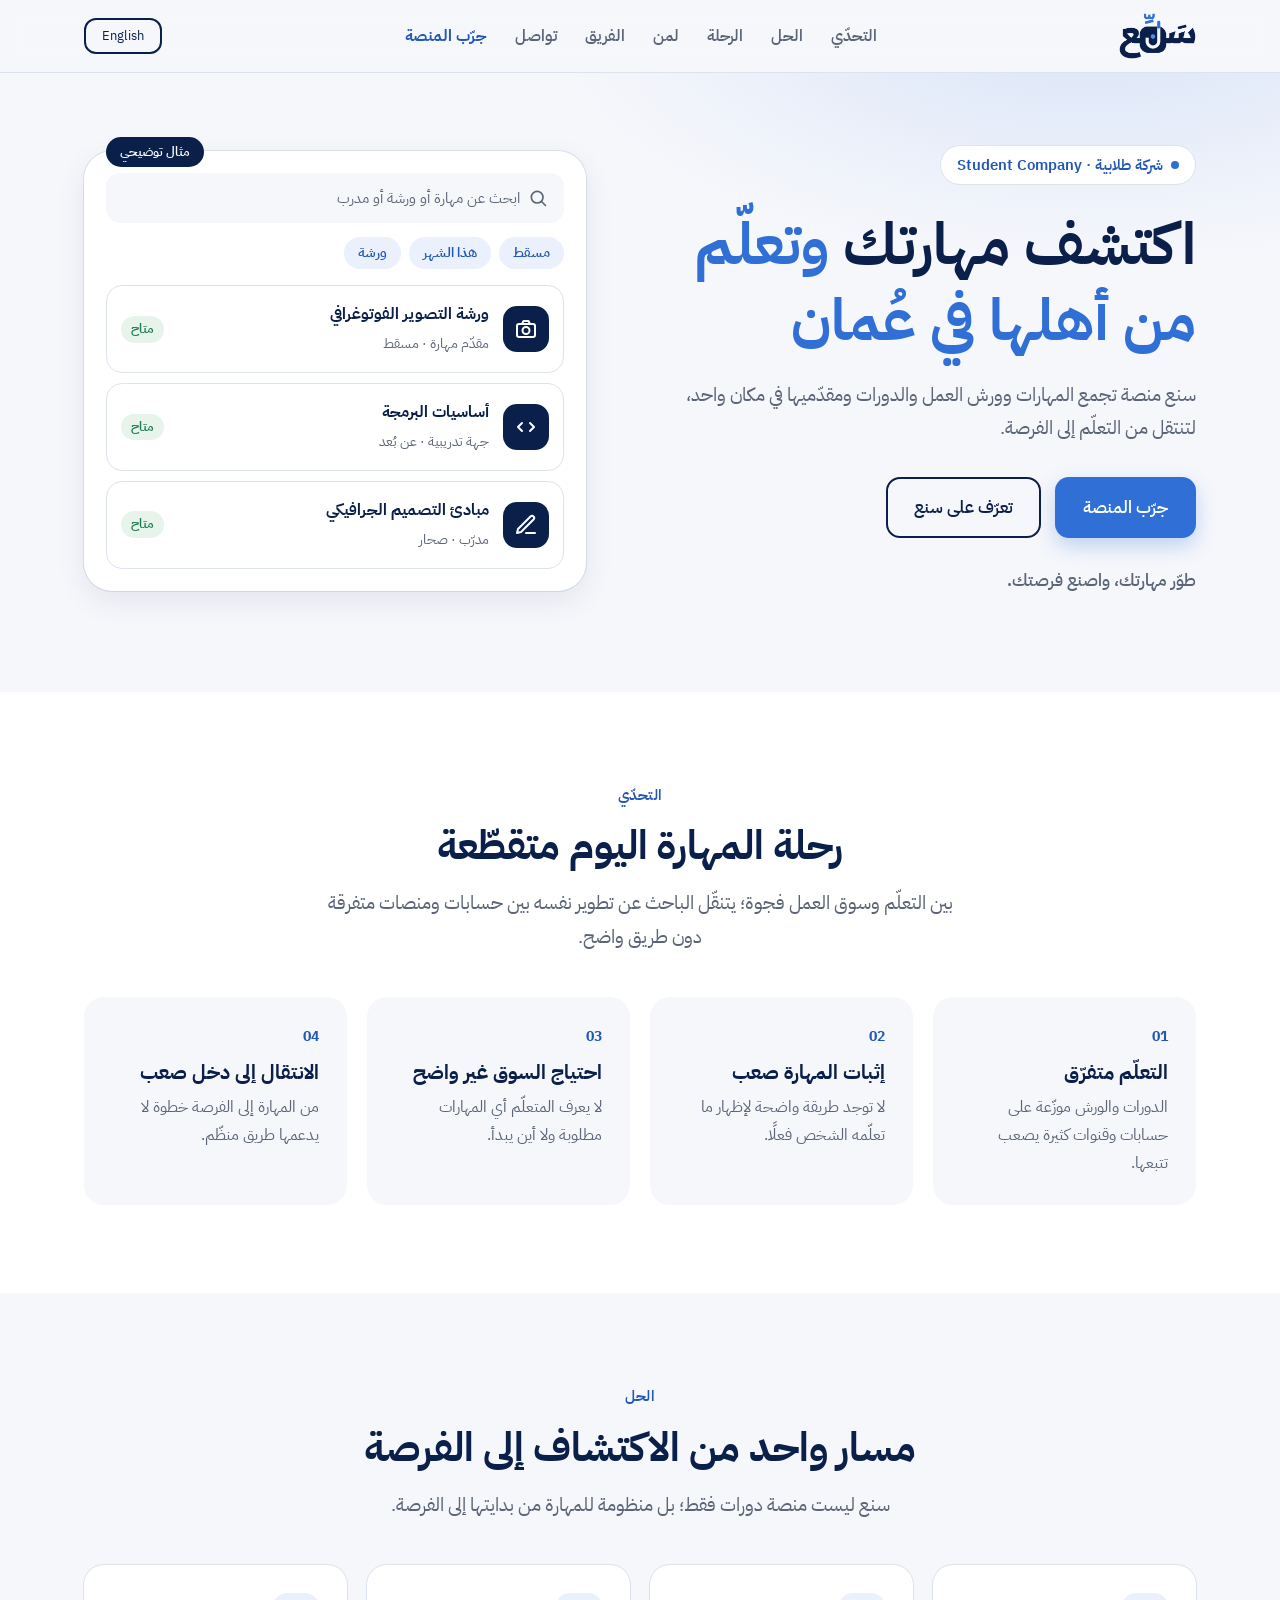
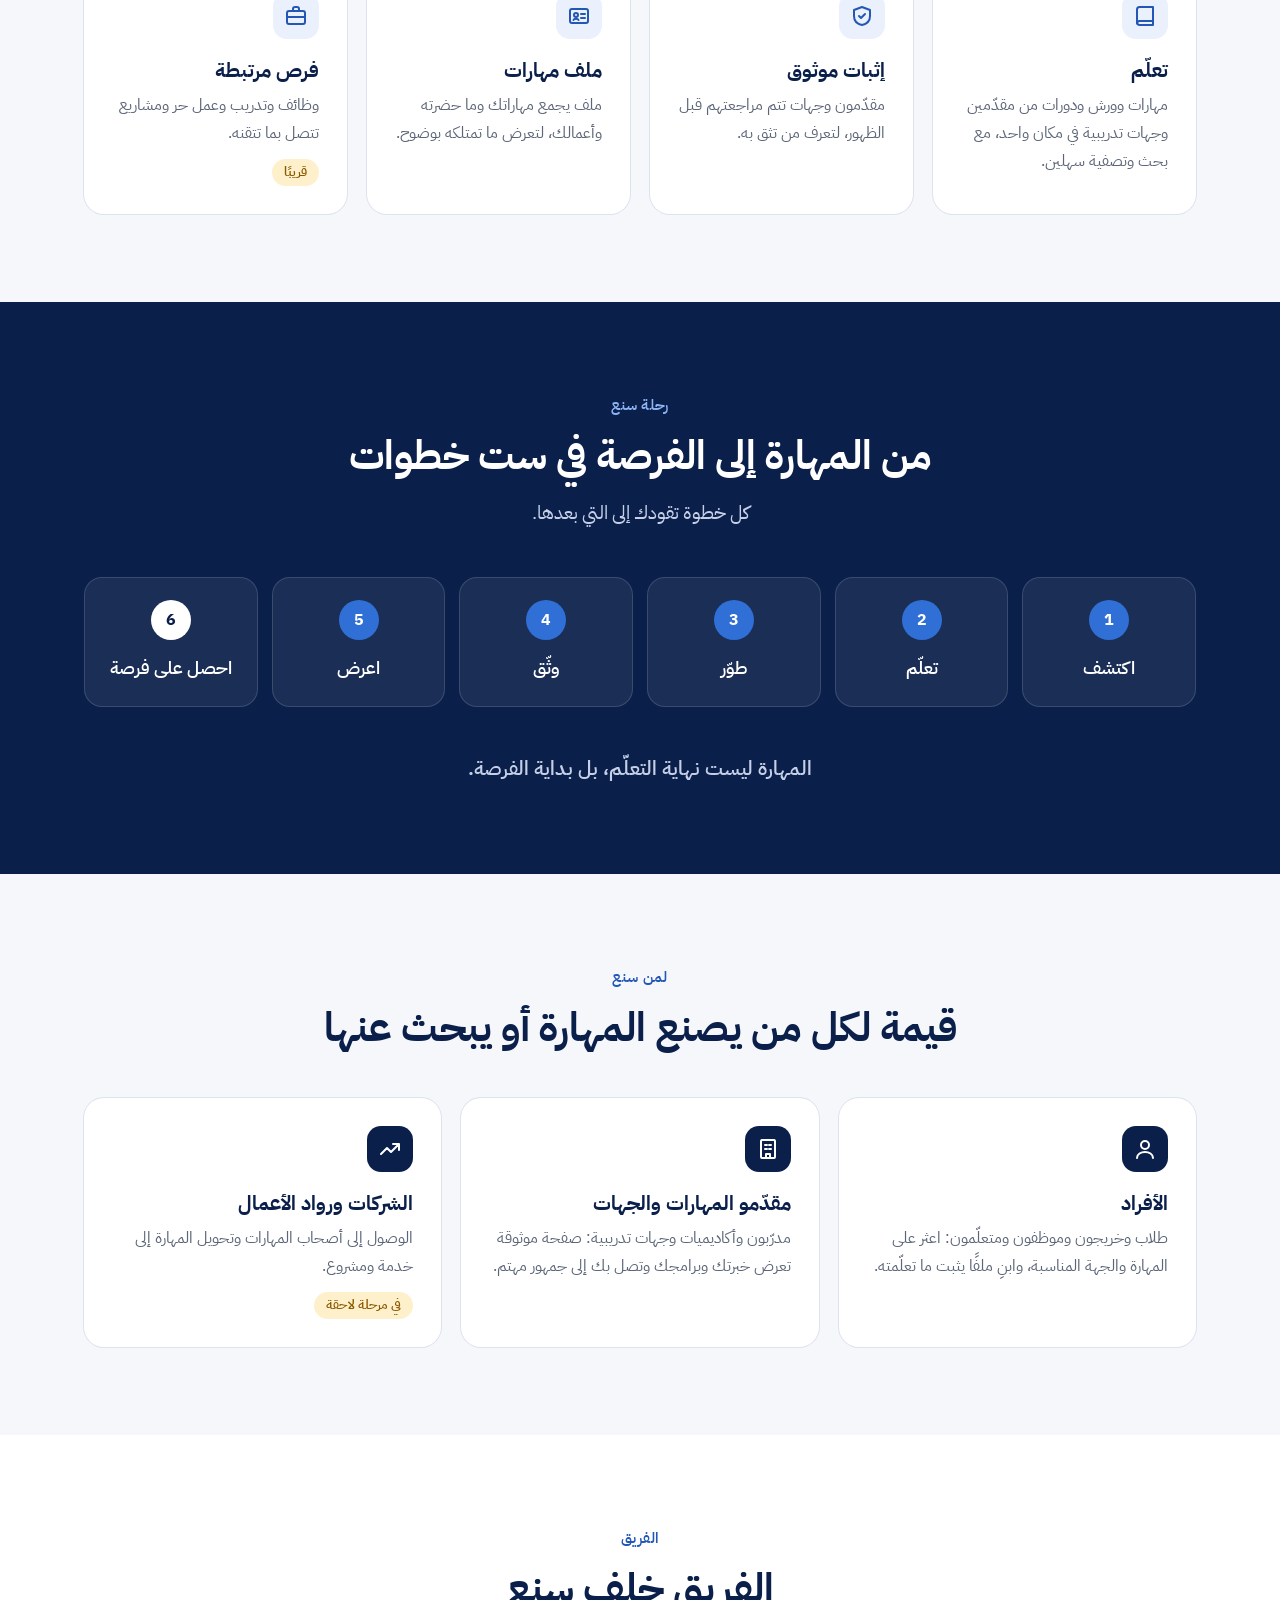
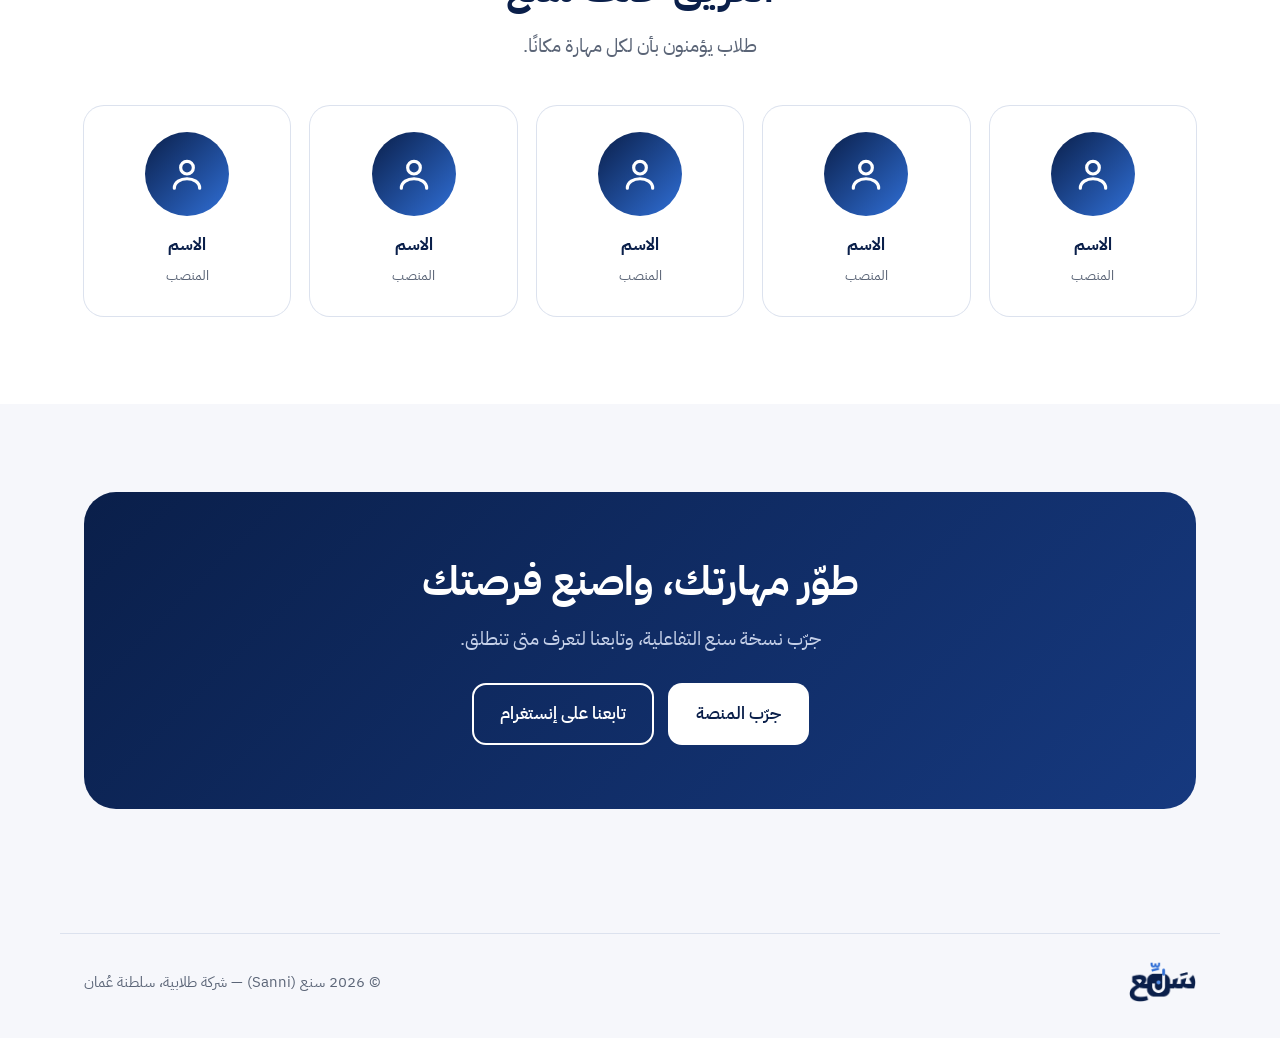
<file: index.html>
<!DOCTYPE html>
<html lang="ar" dir="rtl">

<head>
  <meta charset="utf-8">
  <meta name="viewport" content="width=device-width, initial-scale=1">
  <title>سنع | Sanni</title>
  <meta name="description"
    content="Sanni — a student company helping young people in Oman discover skills, learn from trusted providers, and turn skills into opportunities.">
  <meta name="theme-color" content="#0A1F4A">
  <link rel="icon" href="assets/favicon.png">
  <link rel="stylesheet" href="css/base.css">
  <link rel="stylesheet" href="css/site.css">
</head>

<body>

  <!-- Icon sprite -->
  <svg width="0" height="0" style="position:absolute" aria-hidden="true">
    <defs>
      <symbol id="i-search" viewBox="0 0 24 24" fill="none" stroke="currentColor" stroke-width="2"
        stroke-linecap="round" stroke-linejoin="round">
        <circle cx="11" cy="11" r="7" />
        <path d="M21 21l-4.5-4.5" />
      </symbol>
      <symbol id="i-book" viewBox="0 0 24 24" fill="none" stroke="currentColor" stroke-width="2" stroke-linecap="round"
        stroke-linejoin="round">
        <path d="M4 19.5A2.5 2.5 0 0 1 6.5 17H20V3H6.5A2.5 2.5 0 0 0 4 5.5z" />
        <path d="M20 17v4H6.5A2.5 2.5 0 0 1 4 18.5" />
      </symbol>
      <symbol id="i-shield" viewBox="0 0 24 24" fill="none" stroke="currentColor" stroke-width="2"
        stroke-linecap="round" stroke-linejoin="round">
        <path d="M12 3l8 3v6c0 5-3.5 8-8 9-4.5-1-8-4-8-9V6z" />
        <path d="M9 12l2 2 4-4" />
      </symbol>
      <symbol id="i-id" viewBox="0 0 24 24" fill="none" stroke="currentColor" stroke-width="2" stroke-linecap="round"
        stroke-linejoin="round">
        <rect x="3" y="5" width="18" height="14" rx="2" />
        <circle cx="9" cy="11" r="2" />
        <path d="M6.5 16c.6-1.6 4.4-1.6 5 0M14 10h4M14 14h4" />
      </symbol>
      <symbol id="i-brief" viewBox="0 0 24 24" fill="none" stroke="currentColor" stroke-width="2" stroke-linecap="round"
        stroke-linejoin="round">
        <rect x="3" y="7" width="18" height="13" rx="2" />
        <path d="M9 7V5a2 2 0 0 1 2-2h2a2 2 0 0 1 2 2v2M3 13h18" />
      </symbol>
      <symbol id="i-user" viewBox="0 0 24 24" fill="none" stroke="currentColor" stroke-width="2" stroke-linecap="round"
        stroke-linejoin="round">
        <circle cx="12" cy="8" r="4" />
        <path d="M4 21c0-4 4-6 8-6s8 2 8 6" />
      </symbol>
      <symbol id="i-build" viewBox="0 0 24 24" fill="none" stroke="currentColor" stroke-width="2" stroke-linecap="round"
        stroke-linejoin="round">
        <rect x="5" y="3" width="14" height="18" rx="1" />
        <path d="M9 8h2M13 8h2M9 12h2M13 12h2M10 21v-4h4v4" />
      </symbol>
      <symbol id="i-trend" viewBox="0 0 24 24" fill="none" stroke="currentColor" stroke-width="2" stroke-linecap="round"
        stroke-linejoin="round">
        <path d="M3 17l6-6 4 4 8-8M15 7h6v6" />
      </symbol>
      <symbol id="i-camera" viewBox="0 0 24 24" fill="none" stroke="currentColor" stroke-width="2"
        stroke-linecap="round" stroke-linejoin="round">
        <rect x="3" y="7" width="18" height="13" rx="2" />
        <circle cx="12" cy="13.5" r="3.5" />
        <path d="M8 7l1.5-3h5L16 7" />
      </symbol>
      <symbol id="i-code" viewBox="0 0 24 24" fill="none" stroke="currentColor" stroke-width="2" stroke-linecap="round"
        stroke-linejoin="round">
        <path d="M8 8l-4 4 4 4M16 8l4 4-4 4" />
      </symbol>
      <symbol id="i-pen" viewBox="0 0 24 24" fill="none" stroke="currentColor" stroke-width="2" stroke-linecap="round"
        stroke-linejoin="round">
        <path d="M12 20h9M16.5 3.5a2.1 2.1 0 0 1 3 3L7 19l-4 1 1-4z" />
      </symbol>
      <symbol id="i-puzzle" viewBox="0 0 24 24" fill="none" stroke="currentColor" stroke-width="2"
        stroke-linecap="round" stroke-linejoin="round">
        <path d="M4 4h6v3a2 2 0 1 0 4 0V4h6v6h-3a2 2 0 1 0 0 4h3v6H4z" />
      </symbol>
    </defs>
  </svg>

  <header>
    <div class="wrap nav">
      <a class="brand" href="#top" aria-label="Sanni"><img src="assets/logo.png" alt="سنع | Sanni" height="46"></a>
      <nav class="links" id="links" aria-label="Main">
        <a href="#about" data-i18n="nav_about">التحدّي</a>
        <a href="#solution" data-i18n="nav_solution">الحل</a>
        <a href="#journey" data-i18n="nav_journey">الرحلة</a>
        <a href="#audience" data-i18n="nav_audience">لمن</a>
        <a href="#team" data-i18n="nav_team">الفريق</a>
        <a href="#contact" data-i18n="nav_contact">تواصل</a>
        <a href="app.html" class="try-link" data-i18n="nav_try">جرّب المنصة</a>
      </nav>
      <div class="nav-end">
        <button class="lang" id="lang" type="button" aria-label="Switch language">English</button>
        <button class="menu-btn" id="menu" type="button" aria-label="Menu" aria-expanded="false">☰</button>
      </div>
    </div>
  </header>

  <main id="top">

    <!-- HERO -->
    <section class="hero">
      <div class="wrap hero-grid">
        <div>
          <span class="badge"><i></i><span data-i18n="badge">شركة طلابية · Student Company</span></span>
          <h1><span data-i18n="h1a">اكتشف مهارتك</span> <em data-i18n="h1b">وتعلّم من أهلها في عُمان</em></h1>
          <p class="lead" data-i18n="hero_lead">سنع منصة تجمع المهارات وورش العمل والدورات ومقدّميها في مكان واحد،
            لتنتقل من التعلّم إلى الفرصة.</p>
          <div class="cta">
            <a class="btn btn-primary" href="app.html" data-i18n="cta1">جرّب المنصة</a>
            <a class="btn btn-ghost" href="#solution" data-i18n="cta2">تعرّف على سنع</a>
          </div>
          <p class="tagline" data-i18n="tagline">طوّر مهارتك، واصنع فرصتك.</p>
        </div>

        <a class="mock rv" href="app.html" aria-label="Open the platform demo" style="display:block">
          <span class="sample" data-i18n="sample">مثال توضيحي</span>
          <div class="mock-bar"><svg width="20" height="20">
              <use href="#i-search" />
            </svg><span data-i18n="mock_search">ابحث عن مهارة أو ورشة أو مدرب</span></div>
          <div class="chips"><span class="chip" data-i18n="chip1">مسقط</span><span class="chip" data-i18n="chip2">هذا
              الشهر</span><span class="chip" data-i18n="chip3">ورشة</span></div>
          <div class="item">
            <div class="ico"><svg width="24" height="24">
                <use href="#i-camera" />
              </svg></div>
            <div><b data-i18n="m1t">ورشة التصوير الفوتوغرافي</b><small data-i18n="m1s">مقدّم مهارة · مسقط</small></div>
            <span class="tag" data-i18n="open">متاح</span>
          </div>
          <div class="item">
            <div class="ico"><svg width="24" height="24">
                <use href="#i-code" />
              </svg></div>
            <div><b data-i18n="m2t">أساسيات البرمجة</b><small data-i18n="m2s">جهة تدريبية · عن بُعد</small></div><span
              class="tag" data-i18n="open">متاح</span>
          </div>
          <div class="item">
            <div class="ico"><svg width="24" height="24">
                <use href="#i-pen" />
              </svg></div>
            <div><b data-i18n="m3t">مبادئ التصميم الجرافيكي</b><small data-i18n="m3s">مدرّب · صحار</small></div><span
              class="tag" data-i18n="open">متاح</span>
          </div>
        </a>
      </div>
    </section>

    <!-- PROBLEM -->
    <section class="problem" id="about">
      <div class="wrap">
        <div class="center rv">
          <span class="eyebrow" data-i18n="p_eyebrow">التحدّي</span>
          <h2 data-i18n="p_title">رحلة المهارة اليوم متقطّعة</h2>
          <p class="lead" data-i18n="p_lead">بين التعلّم وسوق العمل فجوة؛ يتنقّل الباحث عن تطوير نفسه بين حسابات ومنصات
            متفرقة دون طريق واضح.</p>
        </div>
        <div class="grid g4">
          <div class="card rv"><span class="num">01</span>
            <h3 data-i18n="p1t">التعلّم متفرّق</h3>
            <p data-i18n="p1d">الدورات والورش موزّعة على حسابات وقنوات كثيرة يصعب تتبعها.</p>
          </div>
          <div class="card rv"><span class="num">02</span>
            <h3 data-i18n="p2t">إثبات المهارة صعب</h3>
            <p data-i18n="p2d">لا توجد طريقة واضحة لإظهار ما تعلّمه الشخص فعلًا.</p>
          </div>
          <div class="card rv"><span class="num">03</span>
            <h3 data-i18n="p3t">احتياج السوق غير واضح</h3>
            <p data-i18n="p3d">لا يعرف المتعلّم أي المهارات مطلوبة ولا أين يبدأ.</p>
          </div>
          <div class="card rv"><span class="num">04</span>
            <h3 data-i18n="p4t">الانتقال إلى دخل صعب</h3>
            <p data-i18n="p4d">من المهارة إلى الفرصة خطوة لا يدعمها طريق منظّم.</p>
          </div>
        </div>
      </div>
    </section>

    <!-- SOLUTION -->
    <section id="solution">
      <div class="wrap">
        <div class="center rv">
          <span class="eyebrow" data-i18n="s_eyebrow">الحل</span>
          <h2 data-i18n="s_title">مسار واحد من الاكتشاف إلى الفرصة</h2>
          <p class="lead" data-i18n="s_lead">سنع ليست منصة دورات فقط؛ بل منظومة للمهارة من بدايتها إلى الفرصة.</p>
        </div>
        <div class="grid g4">
          <div class="card rv">
            <div class="ico"><svg width="24" height="24">
                <use href="#i-book" />
              </svg></div>
            <h3 data-i18n="k1t">تعلّم</h3>
            <p data-i18n="k1d">مهارات وورش ودورات من مقدّمين وجهات تدريبية في مكان واحد، مع بحث وتصفية سهلين.</p>
          </div>
          <div class="card rv">
            <div class="ico"><svg width="24" height="24">
                <use href="#i-shield" />
              </svg></div>
            <h3 data-i18n="k2t">إثبات موثوق</h3>
            <p data-i18n="k2d">مقدّمون وجهات تتم مراجعتهم قبل الظهور، لتعرف من تثق به.</p>
          </div>
          <div class="card rv">
            <div class="ico"><svg width="24" height="24">
                <use href="#i-id" />
              </svg></div>
            <h3 data-i18n="k3t">ملف مهارات</h3>
            <p data-i18n="k3d">ملف يجمع مهاراتك وما حضرته وأعمالك، لتعرض ما تمتلكه بوضوح.</p>
          </div>
          <div class="card rv">
            <div class="ico"><svg width="24" height="24">
                <use href="#i-brief" />
              </svg></div>
            <h3 data-i18n="k4t">فرص مرتبطة</h3>
            <p data-i18n="k4d">وظائف وتدريب وعمل حر ومشاريع تتصل بما تتقنه.</p><span class="soon"
              data-i18n="soon">قريبًا</span>
          </div>
        </div>
      </div>
    </section>

    <!-- JOURNEY -->
    <section class="journey" id="journey">
      <div class="wrap">
        <div class="center rv">
          <span class="eyebrow" data-i18n="j_eyebrow">رحلة سنع</span>
          <h2 data-i18n="j_title">من المهارة إلى الفرصة في ست خطوات</h2>
          <p class="lead" data-i18n="j_lead">كل خطوة تقودك إلى التي بعدها.</p>
        </div>
        <div class="steps">
          <div class="step rv"><b>1</b><span data-i18n="st1">اكتشف</span></div>
          <div class="step rv"><b>2</b><span data-i18n="st2">تعلّم</span></div>
          <div class="step rv"><b>3</b><span data-i18n="st3">طوّر</span></div>
          <div class="step rv"><b>4</b><span data-i18n="st4">وثّق</span></div>
          <div class="step rv"><b>5</b><span data-i18n="st5">اعرض</span></div>
          <div class="step last rv"><b>6</b><span data-i18n="st6">احصل على فرصة</span></div>
        </div>
        <p class="quote rv" data-i18n="quote">المهارة ليست نهاية التعلّم، بل بداية الفرصة.</p>
      </div>
    </section>

    <!-- AUDIENCE -->
    <section class="aud" id="audience">
      <div class="wrap">
        <div class="center rv">
          <span class="eyebrow" data-i18n="a_eyebrow">لمن سنع</span>
          <h2 data-i18n="a_title">قيمة لكل من يصنع المهارة أو يبحث عنها</h2>
        </div>
        <div class="grid g3">
          <div class="card rv">
            <div class="ico"><svg width="24" height="24">
                <use href="#i-user" />
              </svg></div>
            <h3 data-i18n="a1t">الأفراد</h3>
            <p data-i18n="a1d">طلاب وخريجون وموظفون ومتعلّمون: اعثر على المهارة والجهة المناسبة، وابنِ ملفًا يثبت ما
              تعلّمته.</p>
          </div>
          <div class="card rv">
            <div class="ico"><svg width="24" height="24">
                <use href="#i-build" />
              </svg></div>
            <h3 data-i18n="a2t">مقدّمو المهارات والجهات</h3>
            <p data-i18n="a2d">مدرّبون وأكاديميات وجهات تدريبية: صفحة موثوقة تعرض خبرتك وبرامجك وتصل بك إلى جمهور مهتم.
            </p>
          </div>
          <div class="card rv">
            <div class="ico"><svg width="24" height="24">
                <use href="#i-trend" />
              </svg></div>
            <h3 data-i18n="a3t">الشركات ورواد الأعمال</h3>
            <p data-i18n="a3d">الوصول إلى أصحاب المهارات وتحويل المهارة إلى خدمة ومشروع.</p><span class="soon"
              data-i18n="soon2">في مرحلة لاحقة</span>
          </div>
        </div>
      </div>
    </section>

    <!-- TEAM -->
    <section class="team" id="team">
      <div class="wrap">
        <div class="center rv">
          <span class="eyebrow" data-i18n="t_eyebrow">الفريق</span>
          <h2 data-i18n="t_title">الفريق خلف سنع</h2>
          <p class="lead" data-i18n="t_lead">طلاب يؤمنون بأن لكل مهارة مكانًا.</p>
        </div>
        <div class="grid">
          <!-- EDIT: replace the names/roles below in js/site/content.js (keys tm1n … tm5r) -->
          <div class="card person rv">
            <div class="avatar"><svg width="38" height="38">
                <use href="#i-user" />
              </svg></div><b data-i18n="tm1n">الاسم</b><small data-i18n="tm1r">المنصب</small>
          </div>
          <div class="card person rv">
            <div class="avatar"><svg width="38" height="38">
                <use href="#i-user" />
              </svg></div><b data-i18n="tm2n">الاسم</b><small data-i18n="tm2r">المنصب</small>
          </div>
          <div class="card person rv">
            <div class="avatar"><svg width="38" height="38">
                <use href="#i-user" />
              </svg></div><b data-i18n="tm3n">الاسم</b><small data-i18n="tm3r">المنصب</small>
          </div>
          <div class="card person rv">
            <div class="avatar"><svg width="38" height="38">
                <use href="#i-user" />
              </svg></div><b data-i18n="tm4n">الاسم</b><small data-i18n="tm4r">المنصب</small>
          </div>
          <div class="card person rv">
            <div class="avatar"><svg width="38" height="38">
                <use href="#i-user" />
              </svg></div><b data-i18n="tm5n">الاسم</b><small data-i18n="tm5r">المنصب</small>
          </div>
        </div>
      </div>
    </section>

    <!-- CONTACT -->
    <section id="contact">
      <div class="wrap">
        <div class="cta-box rv">
          <h2 data-i18n="c_title">طوّر مهارتك، واصنع فرصتك</h2>
          <p data-i18n="c_lead">تابعنا وكن من أوائل من يعرف متى تنطلق سنع.</p>
          <div class="cta" style="justify-content:center"><a class="btn btn-primary" href="app.html"
              data-i18n="cta1">جرّب المنصة</a><a class="btn btn-ghost" style="border-color:#fff;color:#fff"
              href="https://instagram.com/sanne3.om" target="_blank" rel="noopener" data-i18n="c_btn">تابعنا على
              إنستغرام</a></div>
        </div>
      </div>
    </section>
  </main>

  <footer>
    <div class="wrap foot">
      <img src="assets/logo.png" alt="Sanni" height="40">
      <span data-i18n="foot">© 2026 سنع (Sanni) — شركة طلابية، سلطنة عُمان</span>
    </div>
  </footer>

  <script src="js/site/content.js"></script>
  <script src="js/site/main.js"></script>
</body>

</html>
</file>
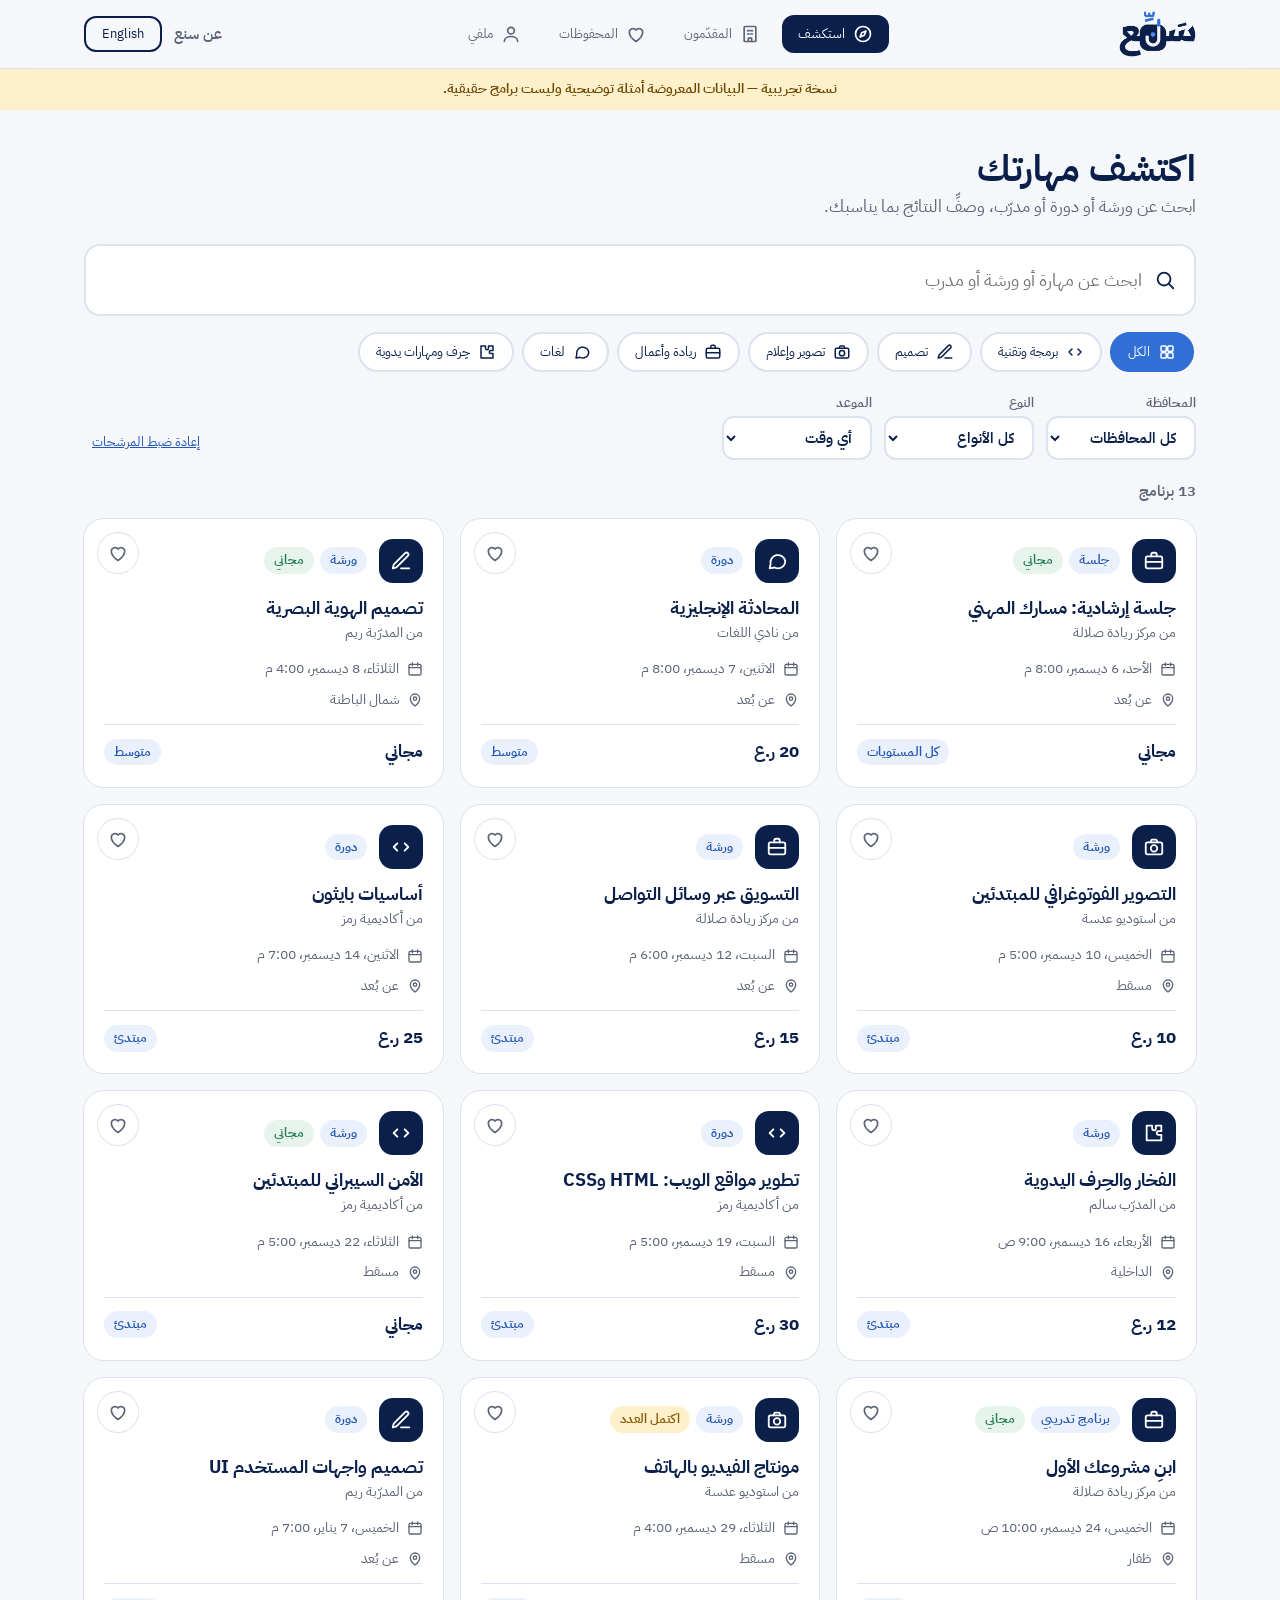
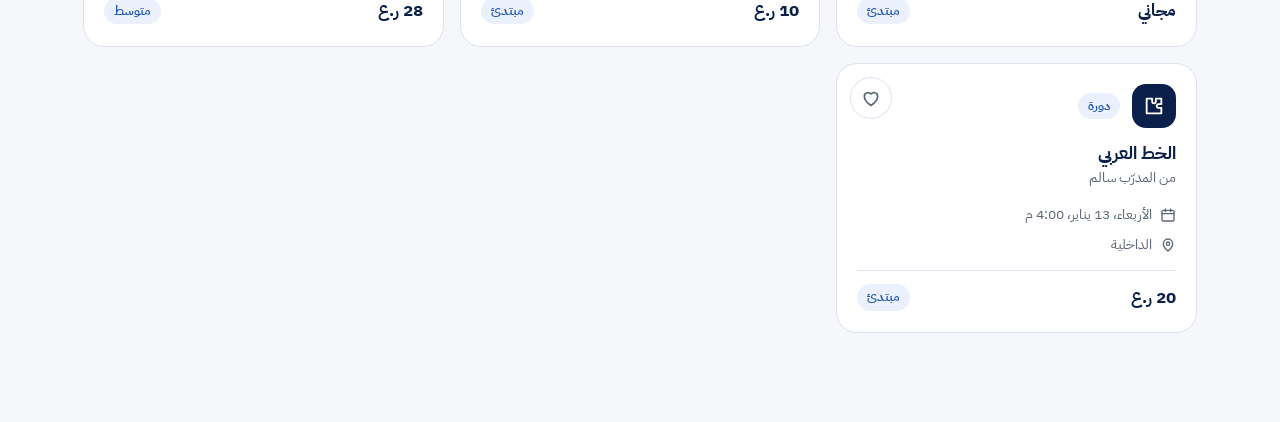
<file: app.html>
<!DOCTYPE html>
<html lang="ar" dir="rtl">

<head>
  <meta charset="utf-8">
  <meta name="viewport" content="width=device-width, initial-scale=1">
  <title>جرّب سنع | Try Sanni</title>
  <meta name="description"
    content="Interactive demo of the Sanni platform: discover skills, workshops and courses in Oman.">
  <meta name="theme-color" content="#0A1F4A">
  <link rel="icon" href="assets/favicon.png">
  <link rel="stylesheet" href="css/base.css">
  <link rel="stylesheet" href="css/app.css">
</head>

<body class="app">

  <svg width="0" height="0" style="position:absolute" aria-hidden="true">
    <defs>
      <symbol id="s-search" viewBox="0 0 24 24">
        <circle cx="11" cy="11" r="7" />
        <path d="M21 21l-4.5-4.5" />
      </symbol>
      <symbol id="s-compass" viewBox="0 0 24 24">
        <circle cx="12" cy="12" r="9" />
        <path d="M15.5 8.5l-2 5-5 2 2-5z" />
      </symbol>
      <symbol id="s-build" viewBox="0 0 24 24">
        <rect x="5" y="3" width="14" height="18" rx="1" />
        <path d="M9 8h2M13 8h2M9 12h2M13 12h2M10 21v-4h4v4" />
      </symbol>
      <symbol id="s-heart" viewBox="0 0 24 24">
        <path d="M12 21s-8-5.2-8-11a4.5 4.5 0 0 1 8-2.8A4.5 4.5 0 0 1 20 10c0 5.8-8 11-8 11z" />
      </symbol>
      <symbol id="s-user" viewBox="0 0 24 24">
        <circle cx="12" cy="8" r="4" />
        <path d="M4 21c0-4 4-6 8-6s8 2 8 6" />
      </symbol>
      <symbol id="s-code" viewBox="0 0 24 24">
        <path d="M8 8l-4 4 4 4M16 8l4 4-4 4" />
      </symbol>
      <symbol id="s-pen" viewBox="0 0 24 24">
        <path d="M12 20h9M16.5 3.5a2.1 2.1 0 0 1 3 3L7 19l-4 1 1-4z" />
      </symbol>
      <symbol id="s-camera" viewBox="0 0 24 24">
        <rect x="3" y="7" width="18" height="13" rx="2" />
        <circle cx="12" cy="13.5" r="3.5" />
        <path d="M8 7l1.5-3h5L16 7" />
      </symbol>
      <symbol id="s-brief" viewBox="0 0 24 24">
        <rect x="3" y="7" width="18" height="13" rx="2" />
        <path d="M9 7V5a2 2 0 0 1 2-2h2a2 2 0 0 1 2 2v2M3 13h18" />
      </symbol>
      <symbol id="s-chat" viewBox="0 0 24 24">
        <path d="M21 12a8 8 0 0 1-11.6 7.1L4 20l1-4.6A8 8 0 1 1 21 12z" />
      </symbol>
      <symbol id="s-craft" viewBox="0 0 24 24">
        <path d="M4 4h6v3a2 2 0 1 0 4 0V4h6v6h-3a2 2 0 1 0 0 4h3v6H4z" />
      </symbol>
      <symbol id="s-grid" viewBox="0 0 24 24">
        <rect x="4" y="4" width="7" height="7" rx="1.5" />
        <rect x="13" y="4" width="7" height="7" rx="1.5" />
        <rect x="4" y="13" width="7" height="7" rx="1.5" />
        <rect x="13" y="13" width="7" height="7" rx="1.5" />
      </symbol>
      <symbol id="s-pin" viewBox="0 0 24 24">
        <path d="M12 21s7-5.6 7-11a7 7 0 0 0-14 0c0 5.4 7 11 7 11z" />
        <circle cx="12" cy="10" r="2.5" />
      </symbol>
      <symbol id="s-cal" viewBox="0 0 24 24">
        <rect x="3" y="5" width="18" height="16" rx="2" />
        <path d="M3 10h18M8 3v4M16 3v4" />
      </symbol>
      <symbol id="s-x" viewBox="0 0 24 24">
        <path d="M6 6l12 12M18 6L6 18" />
      </symbol>
      <symbol id="s-check" viewBox="0 0 24 24">
        <path d="M5 12.5l4.5 4.5L19 7" />
      </symbol>
      <symbol id="s-seat" viewBox="0 0 24 24">
        <circle cx="9" cy="8" r="3.5" />
        <path d="M2.5 20c0-3.5 3-5.5 6.5-5.5s6.5 2 6.5 5.5M16 4.5a3.5 3.5 0 0 1 0 7M18 14.5c2 .6 3.5 2.2 3.5 5" />
      </symbol>
    </defs>
  </svg>

  <header class="app-head">
    <div class="wrap nav">
      <a class="brand" href="index.html" aria-label="Sanni"><img src="assets/logo.png" alt="سنع | Sanni"
          height="42"></a>
      <nav class="tabs" id="tabs" aria-label="App"></nav>
      <div class="nav-end">
        <a class="about-link" href="index.html" id="aboutLink">عن سنع</a>
        <button class="lang" id="lang" type="button">English</button>
      </div>
    </div>
  </header>
  <div class="demo-banner" id="banner"></div>

  <main class="wrap view" id="view" tabindex="-1"></main>

  <dialog id="dlg" aria-labelledby="dlgTitle"></dialog>
  <div class="toast" id="toast" role="status" aria-live="polite"></div>

  <!-- Order matters: later files use things defined in earlier ones -->
  <script src="js/app/strings.js"></script>
  <script src="js/app/data.js"></script>
  <script src="js/app/state.js"></script>
  <script src="js/app/helpers.js"></script>
  <script src="js/app/filters.js"></script>
  <script src="js/app/components.js"></script>
  <script src="js/app/views.js"></script>
  <script src="js/app/dialog.js"></script>
  <script src="js/app/actions.js"></script>
  <script src="js/app/events.js"></script>
  <script src="js/app/boot.js"></script>
</body>

</html>
</file>
<file: css/base.css>
/* ============================================================
   BASE — shared by index.html and app.html
   Fonts · design tokens · reset · typography · buttons · header
   ============================================================ */


/* ---------- Fonts (bundled, works offline) ---------- */
/* Arabic and Latin glyphs share one family ("Plex"); unicode-range picks the file. */
@font-face {
  font-family: "Plex"; font-weight: 400; font-display: swap;
  src: url(../assets/fonts/ibm-plex-sans-arabic-arabic-400-normal.woff2) format("woff2");
  unicode-range: U+0600-06FF, U+0750-077F, U+FB50-FDFF, U+FE70-FEFF;
}
@font-face {
  font-family: "Plex"; font-weight: 600; font-display: swap;
  src: url(../assets/fonts/ibm-plex-sans-arabic-arabic-600-normal.woff2) format("woff2");
  unicode-range: U+0600-06FF, U+0750-077F, U+FB50-FDFF, U+FE70-FEFF;
}
@font-face {
  font-family: "Plex"; font-weight: 700; font-display: swap;
  src: url(../assets/fonts/ibm-plex-sans-arabic-arabic-700-normal.woff2) format("woff2");
  unicode-range: U+0600-06FF, U+0750-077F, U+FB50-FDFF, U+FE70-FEFF;
}
@font-face {
  font-family: "Plex"; font-weight: 400; font-display: swap;
  src: url(../assets/fonts/ibm-plex-sans-arabic-latin-400-normal.woff2) format("woff2");
  unicode-range: U+0000-00FF, U+2000-206F;
}
@font-face {
  font-family: "Plex"; font-weight: 600; font-display: swap;
  src: url(../assets/fonts/ibm-plex-sans-arabic-latin-600-normal.woff2) format("woff2");
  unicode-range: U+0000-00FF, U+2000-206F;
}
@font-face {
  font-family: "Plex"; font-weight: 700; font-display: swap;
  src: url(../assets/fonts/ibm-plex-sans-arabic-latin-700-normal.woff2) format("woff2");
  unicode-range: U+0000-00FF, U+2000-206F;
}


/* ---------- Design tokens (colours come from the Sanni logo) ---------- */
:root {
  --navy:   #0A1F4A;
  --blue:   #306FD6;
  --blue-d: #2257B5;   /* darker blue: hover + text on light backgrounds */
  --sky:    #508DEA;

  --bg:    #F6F7FB;
  --card:  #fff;
  --text:  #0A1F4A;
  --muted: #5B6577;
  --line:  #DCE2EE;

  --r: 20px;                                   /* card radius */
  --shadow: 0 10px 30px rgba(10, 31, 74, .08);
  --max: 1160px;                               /* page width */
}


/* ---------- Reset & page ---------- */
* { box-sizing: border-box; margin: 0; padding: 0; }

html {
  scroll-behavior: smooth;
  scroll-padding-top: 84px;                    /* keeps anchors clear of the sticky header */
}

body {
  font-family: "Plex", "Noto Sans Arabic", Tahoma, system-ui, sans-serif;
  background: var(--bg);
  color: var(--text);
  line-height: 1.75;
  font-size: 17px;
  -webkit-font-smoothing: antialiased;
}

img { max-width: 100%; display: block; }
a   { color: inherit; text-decoration: none; }

:focus-visible { outline: 3px solid var(--sky); outline-offset: 3px; border-radius: 8px; }


/* ---------- Layout & typography ---------- */
.wrap { max-width: var(--max); margin-inline: auto; padding-inline: 24px; }
section { padding-block: 88px; }

h1, h2, h3 { line-height: 1.3; font-weight: 700; }
h2 { font-size: clamp(28px, 4vw, 40px); margin-bottom: 14px; }

.lead    { color: var(--muted); font-size: 19px; max-width: 640px; }
.eyebrow { display: inline-block; color: var(--blue-d); font-weight: 600; font-size: 15px; margin-bottom: 12px; letter-spacing: .02em; }
.center  { text-align: center; }
.center .lead { margin-inline: auto; }

/* Round icon tile (used on both pages) */
.ico {
  width: 46px; height: 46px;
  border-radius: 14px;
  background: var(--navy); color: #fff;
  display: grid; place-items: center;
  font-size: 22px;
  flex: none;
}


/* ---------- Buttons ---------- */
.btn {
  display: inline-flex; align-items: center; gap: 8px;
  padding: 14px 26px;
  border-radius: 14px;
  font-weight: 600; font-size: 17px; font-family: inherit;
  border: 2px solid transparent;
  cursor: pointer;
  transition: transform .15s, background .15s, box-shadow .15s;
}
.btn-primary { background: var(--blue); color: #fff; box-shadow: 0 8px 20px rgba(48, 111, 214, .28); }
.btn-primary:hover { background: var(--blue-d); transform: translateY(-2px); }
.btn-ghost { border-color: var(--navy); color: var(--navy); background: transparent; }
.btn-ghost:hover { background: var(--navy); color: #fff; }


/* ---------- Header ---------- */
header {
  position: sticky; top: 0; z-index: 50;
  background: rgba(246, 247, 251, .88);
  backdrop-filter: blur(12px);
  border-bottom: 1px solid var(--line);
}
.nav {
  display: flex; align-items: center; justify-content: space-between;
  height: 72px; gap: 16px;
}
.brand img { height: 46px; width: auto; }
.nav-end { display: flex; align-items: center; gap: 12px; }

.lang {
  border: 2px solid var(--navy);
  background: transparent; color: var(--navy);
  padding: 6px 16px;
  border-radius: 12px;
  font: 600 15px inherit; font-family: inherit;
  cursor: pointer;
  transition: .15s;
}
.lang:hover { background: var(--navy); color: #fff; }


/* ---------- Responsive ---------- */
@media (max-width: 720px) {
  section { padding-block: 60px; }
  body { font-size: 16px; }
}

@media (prefers-reduced-motion: reduce) {
  html { scroll-behavior: auto; }
  .card, .btn { transition: none; }
}
</file>
<file: css/site.css>
/* ============================================================
   SITE — the About/landing page (index.html). Needs base.css.
   Sections in page order: nav · hero · cards · challenge ·
   journey · audience · team · contact/footer · reveal · responsive
   ============================================================ */


/* ---------- Header navigation ---------- */
.links { display: flex; gap: 28px; font-weight: 600; font-size: 16px; }
.links a { color: var(--muted); transition: color .15s; }
.links a:hover { color: var(--navy); }
.links .try-link { color: var(--blue-d); font-weight: 700; }

.menu-btn { display: none; background: none; border: 0; font-size: 28px; color: var(--navy); cursor: pointer; }


/* ---------- Hero ---------- */
.hero {
  padding-block: 72px 96px;
  background: radial-gradient(900px 420px at 85% -10%, rgba(80, 141, 234, .18), transparent 60%);
}
.hero-grid { display: grid; grid-template-columns: 1.05fr .95fr; gap: 56px; align-items: center; }
.hero h1 { font-size: clamp(34px, 5.2vw, 58px); margin-bottom: 20px; }
.hero h1 em { font-style: normal; color: var(--blue); }
.hero .lead { margin-bottom: 32px; }
.cta { display: flex; flex-wrap: wrap; gap: 14px; }
.tagline { margin-top: 28px; color: var(--muted); font-weight: 600; }

.badge {
  display: inline-flex; gap: 8px; align-items: center;
  background: #fff; border: 1px solid var(--line); border-radius: 999px;
  padding: 6px 16px;
  font-size: 15px; font-weight: 600; color: var(--blue-d);
  margin-bottom: 22px;
}
.badge i { width: 8px; height: 8px; border-radius: 50%; background: var(--blue); display: inline-block; }


/* ---------- Hero: product mock-up (links to app.html) ---------- */
.mock {
  background: var(--card);
  border-radius: 28px;
  box-shadow: var(--shadow), 0 0 0 1px var(--line);
  padding: 22px;
  position: relative;
}
a.mock { color: inherit; transition: transform .2s; }
a.mock:hover { transform: translateY(-4px); }

.sample {
  position: absolute; top: -14px; inset-inline-end: 22px;
  background: var(--navy); color: #fff;
  font-size: 13px; font-weight: 600;
  padding: 4px 14px; border-radius: 999px;
}
.mock-bar {
  display: flex; gap: 8px; align-items: center;
  background: var(--bg); border-radius: 14px;
  padding: 12px 16px; margin-bottom: 14px;
  color: var(--muted); font-size: 15px;
}
.chips { display: flex; gap: 8px; flex-wrap: wrap; margin-bottom: 16px; }
.chip { background: #EAF0FC; color: var(--blue-d); border-radius: 999px; padding: 4px 14px; font-size: 14px; font-weight: 600; }

.item {
  display: flex; gap: 14px; align-items: center;
  padding: 14px; margin-bottom: 10px;
  border: 1px solid var(--line); border-radius: 16px;
  background: #fff;
}
.item:last-of-type { margin-bottom: 0; }
.item b { display: block; font-size: 16px; }
.item small { color: var(--muted); font-size: 14px; }
.tag {
  margin-inline-start: auto;
  font-size: 13px; font-weight: 600; white-space: nowrap;
  color: #1E7A4F; background: #E6F4EC;
  padding: 2px 10px; border-radius: 999px;
}


/* ---------- Cards & grids ---------- */
.grid { display: grid; gap: 20px; margin-top: 44px; }
.g3 { grid-template-columns: repeat(3, 1fr); }
.g4 { grid-template-columns: repeat(4, 1fr); }

.card {
  background: var(--card);
  border-radius: var(--r);
  padding: 28px;
  box-shadow: 0 0 0 1px var(--line);
  transition: transform .2s, box-shadow .2s;
}
.card:hover { transform: translateY(-4px); box-shadow: var(--shadow), 0 0 0 1px var(--line); }
.card .ico { margin-bottom: 18px; background: #EAF0FC; color: var(--blue-d); }
.card h3 { font-size: 20px; margin-bottom: 8px; }
.card p  { color: var(--muted); font-size: 16px; }

.soon {
  display: inline-block; margin-top: 12px;
  font-size: 13px; font-weight: 600;
  background: #FFF0CC; color: #8A5A00;
  padding: 2px 12px; border-radius: 999px;
}


/* ---------- Challenge ---------- */
.problem { background: #fff; }
.problem .card { background: var(--bg); box-shadow: none; }
.problem .num { display: block; font-size: 14px; font-weight: 700; color: var(--blue-d); margin-bottom: 10px; }


/* ---------- Journey (dark band) ---------- */
.journey { background: var(--navy); color: #fff; }
.journey h2 { color: #fff; }
.journey .lead { color: #C5D0E8; }
.journey .eyebrow { color: #8DB4F5; }

.steps { display: grid; grid-template-columns: repeat(6, 1fr); gap: 14px; margin-top: 48px; position: relative; }
.step {
  background: rgba(255, 255, 255, .07);
  border: 1px solid rgba(255, 255, 255, .14);
  border-radius: 18px;
  padding: 22px 16px;
  text-align: center;
}
.step b {
  display: grid; place-items: center;
  width: 40px; height: 40px; margin: 0 auto 12px;
  border-radius: 50%;
  background: var(--blue); color: #fff; font-size: 16px;
}
.step span { font-weight: 600; font-size: 18px; }
.step.last b { background: #fff; color: var(--navy); }

.quote { margin-top: 44px; text-align: center; color: #C5D0E8; font-size: 20px; font-weight: 600; }


/* ---------- Audience ---------- */
.aud .card .ico { background: var(--navy); color: #fff; }


/* ---------- Team ---------- */
.team { background: #fff; }
.team .grid { grid-template-columns: repeat(5, 1fr); }
.person { text-align: center; padding: 26px 16px; }
.person b { display: block; font-size: 17px; }
.person small { color: var(--muted); }
.avatar {
  width: 84px; height: 84px; margin: 0 auto 14px;
  border-radius: 50%;
  background: linear-gradient(135deg, var(--navy), var(--blue));
  color: #fff; font-size: 28px; font-weight: 700;
  display: grid; place-items: center;
}


/* ---------- Contact box & footer ---------- */
.cta-box {
  background: linear-gradient(135deg, var(--navy), #16397F);
  color: #fff;
  border-radius: 32px;
  padding: 64px 32px;
  text-align: center;
}
.cta-box h2 { color: #fff; }
.cta-box p { color: #C5D0E8; max-width: 560px; margin: 0 auto 28px; font-size: 19px; }
.cta-box .btn-primary { background: #fff; color: var(--navy); box-shadow: none; }
.cta-box .btn-primary:hover { background: #EAF0FC; }

footer { padding-block: 36px; color: var(--muted); font-size: 15px; }
.foot {
  display: flex; flex-wrap: wrap; justify-content: space-between; align-items: center; gap: 16px;
  border-top: 1px solid var(--line);
  padding-top: 28px;
}
.foot img { height: 40px; width: auto; }


/* ---------- Scroll reveal (class "in" is added by js/site/main.js) ---------- */
.rv { opacity: 0; transform: translateY(18px); transition: opacity .6s, transform .6s; }
.rv.in { opacity: 1; transform: none; }

@media (prefers-reduced-motion: reduce) {
  .rv { opacity: 1; transform: none; transition: none; }
}


/* ---------- Responsive ---------- */
@media (max-width: 980px) {
  .hero-grid { grid-template-columns: 1fr; }
  .g4 { grid-template-columns: repeat(2, 1fr); }
  .g3 { grid-template-columns: 1fr; }
  .steps { grid-template-columns: repeat(3, 1fr); }
  .team .grid { grid-template-columns: repeat(3, 1fr); }
}

@media (max-width: 720px) {
  /* nav collapses into a drop-down menu */
  .links {
    display: none;
    position: absolute; top: 72px; inset-inline: 0;
    flex-direction: column; gap: 0;
    padding: 8px 24px 16px;
    background: var(--bg);
    border-bottom: 1px solid var(--line);
  }
  .links.open { display: flex; }
  .links a { padding: 12px 0; }
  .menu-btn { display: block; }

  .hero { padding-block: 40px 64px; }
  .g4 { grid-template-columns: 1fr; }
  .steps { grid-template-columns: repeat(2, 1fr); }
  .team .grid { grid-template-columns: repeat(2, 1fr); }
}
</file>
<file: css/app.css>
/* ============================================================
   APP — the interactive demo (app.html). Loads after base.css.
   Sections: shell · explore toolbar · programme cards · providers ·
   profile · dialog · toast · responsive
   ============================================================ */

.i { fill: none; stroke: currentColor; stroke-width: 2; stroke-linecap: round; stroke-linejoin: round; flex: none; }   /* sprite icons */
body.app { padding-bottom: 0; }


/* ---------- Shell: header tabs, banner, page ---------- */
.app-head .nav { height: 68px; }

.tabs { display: flex; gap: 6px; }
.tab {
  display: flex; align-items: center; gap: 8px;
  padding: 9px 16px;
  border: 0; border-radius: 12px;
  background: none; color: var(--muted);
  font: 600 16px/1 inherit; font-family: inherit;
  cursor: pointer;
  transition: .15s;
}
.tab:hover { color: var(--navy); background: #EAF0FC; }
.tab[aria-current="page"] { background: var(--navy); color: #fff; }
.tab .cnt { background: var(--blue); color: #fff; border-radius: 999px; font-size: 12px; padding: 1px 8px; line-height: 1.5; }

.about-link { font-weight: 600; color: var(--muted); font-size: 15px; }
.about-link:hover { color: var(--navy); }

.demo-banner { background: #FFF0CC; color: #6B4600; font-size: 14px; font-weight: 600; text-align: center; padding: 8px 16px; }

.view { padding-block: 36px 90px; }
.view-head { margin-bottom: 22px; }
.view-head h1 { font-size: clamp(26px, 3.4vw, 36px); }
.view-head p { color: var(--muted); }


/* ---------- Explore: search, categories, filters ---------- */
.searchbox {
  display: flex; align-items: center; gap: 12px;
  background: #fff;
  border: 2px solid var(--line); border-radius: 16px;
  padding: 6px 18px;
  transition: border-color .15s, box-shadow .15s;
}
.searchbox:focus-within { border-color: var(--blue); box-shadow: 0 0 0 4px rgba(48, 111, 214, .14); }
.searchbox input {
  flex: 1; min-width: 0; width: 100%;
  border: 0; outline: 0; background: none;
  font: inherit; font-size: 18px; color: var(--navy);
  padding: 12px 0;
}
.searchbox .clear { display: none; border: 0; background: none; color: var(--muted); cursor: pointer; padding: 6px; border-radius: 8px; }
.searchbox.has .clear { display: block; }

.catrow { display: flex; gap: 8px; overflow-x: auto; padding: 16px 2px 6px; scrollbar-width: none; }
.catrow::-webkit-scrollbar { display: none; }
.cat {
  display: flex; align-items: center; gap: 8px; white-space: nowrap;
  border: 2px solid var(--line); border-radius: 999px;
  background: #fff; color: var(--navy);
  padding: 8px 16px;
  font: 600 15px/1.2 inherit; font-family: inherit;
  cursor: pointer;
  transition: .15s;
}
.cat:hover { border-color: var(--blue); }
.cat[aria-pressed="true"] { background: var(--blue); border-color: var(--blue); color: #fff; }

.filters { display: flex; flex-wrap: wrap; gap: 12px; align-items: center; margin: 14px 0 6px; }
.sel { display: flex; flex-direction: column; gap: 2px; }
.sel label { font-size: 13px; color: var(--muted); font-weight: 600; }
select {
  font: inherit; font-size: 15px; font-weight: 600; color: var(--navy);
  background: #fff;
  border: 2px solid var(--line); border-radius: 12px;
  padding: 8px 14px; min-width: 150px;
  cursor: pointer;
}
.reset {
  margin-inline-start: auto; align-self: flex-end;
  border: 0; background: none; padding: 8px;
  color: var(--blue-d); text-decoration: underline;
  font: 600 15px inherit; font-family: inherit;
  cursor: pointer;
}

.activechip {
  display: inline-flex; align-items: center; gap: 8px;
  background: #EAF0FC; color: var(--blue-d);
  font-weight: 600; font-size: 14px;
  border-radius: 999px;
  padding: 4px 6px 4px 14px; margin-top: 10px;
}
[dir=rtl] .activechip { padding: 4px 14px 4px 6px; }
.activechip button {
  width: 22px; height: 22px;
  border: 0; border-radius: 50%;
  background: var(--blue-d); color: #fff;
  display: grid; place-items: center;
  cursor: pointer;
}

.count { margin: 18px 0 14px; color: var(--muted); font-weight: 600; font-size: 15px; }


/* ---------- Programme cards ---------- */
.pgrid { display: grid; grid-template-columns: repeat(3, 1fr); gap: 18px; }

.pcard {
  position: relative;
  display: flex; flex-direction: column; gap: 12px;
  background: #fff;
  border: 0; border-radius: var(--r);
  box-shadow: 0 0 0 1px var(--line);
  padding: 20px;
  font: inherit; color: inherit; text-align: start;
  cursor: pointer;
  transition: transform .2s, box-shadow .2s;
}
.pcard:hover { transform: translateY(-4px); box-shadow: var(--shadow), 0 0 0 1px var(--line); }
.pcard h3 { font-size: 18px; line-height: 1.45; }
.pcard .ptop { padding-inline-end: 46px; }   /* room for the heart button */

.ptop { display: flex; align-items: center; gap: 12px; }
.ptop .ico { width: 44px; height: 44px; }
.prov { color: var(--muted); font-size: 14px; }

.badges { display: flex; gap: 6px; flex-wrap: wrap; }
.b { font-size: 13px; font-weight: 600; padding: 2px 10px; border-radius: 999px; background: #EAF0FC; color: var(--blue-d); }
.b.free { background: #E6F4EC; color: #1E7A4F; }
.b.warn { background: #FFF0CC; color: #8A5A00; }

.meta { display: grid; gap: 6px; margin-top: auto; color: var(--muted); font-size: 14px; }
.meta div { display: flex; align-items: center; gap: 8px; }

.pfoot {
  display: flex; align-items: center; justify-content: space-between;
  border-top: 1px solid var(--line);
  padding-top: 12px;
  font-weight: 700;
}

.fav {
  position: absolute; top: 14px; inset-inline-end: 14px; z-index: 2;
  width: 40px; height: 40px;
  border: 0; border-radius: 50%;
  background: #fff; box-shadow: 0 0 0 1px var(--line);
  color: var(--muted);
  display: grid; place-items: center;
  cursor: pointer;
  transition: .15s;
}
.fav:hover,
.fav[aria-pressed="true"] { color: #B3261E; }
.fav[aria-pressed="true"] .i { fill: currentColor; }

.empty {
  text-align: center;
  padding: 56px 20px;
  background: #fff; border-radius: var(--r); box-shadow: 0 0 0 1px var(--line);
  color: var(--muted);
}
.empty .ico { margin: 0 auto 14px; width: 56px; height: 56px; }
.empty b { display: block; color: var(--navy); font-size: 19px; margin-bottom: 4px; }


/* ---------- Providers ---------- */
.prgrid { display: grid; grid-template-columns: repeat(3, 1fr); gap: 18px; }
.prc {
  display: flex; flex-direction: column; gap: 10px;
  background: #fff; border-radius: var(--r); box-shadow: 0 0 0 1px var(--line);
  padding: 22px;
}
.prc .row { display: flex; gap: 14px; align-items: center; }
.prc .av {
  width: 54px; height: 54px; flex: none;
  border-radius: 16px;
  background: linear-gradient(135deg, var(--navy), var(--blue));
  color: #fff; font-weight: 700; font-size: 20px;
  display: grid; place-items: center;
}
.prc h3 { font-size: 18px; }
.prc p  { color: var(--muted); font-size: 15px; }
.prc .btn { margin-top: auto; padding: 10px 18px; font-size: 15px; justify-content: center; }


/* ---------- My profile ---------- */
.pf { display: grid; grid-template-columns: 1fr 1fr; gap: 20px; }
.panel { background: #fff; border-radius: var(--r); box-shadow: 0 0 0 1px var(--line); padding: 24px; }
.panel.wide { grid-column: 1 / -1; }
.panel h2 { font-size: 20px; margin-bottom: 14px; }

.me { display: flex; gap: 16px; align-items: center; }
.me .av {
  width: 68px; height: 68px; flex: none;
  border-radius: 50%;
  background: linear-gradient(135deg, var(--navy), var(--blue));
  color: #fff; font-size: 26px; font-weight: 700;
  display: grid; place-items: center;
}

/* form fields (profile + registration dialog) */
.field { display: flex; flex-direction: column; gap: 4px; flex: 1; }
.field label { font-size: 14px; font-weight: 600; color: var(--muted); }
input[type=text], input[type=email], input[type=tel], textarea {
  width: 100%;
  font: inherit; font-size: 16px; color: var(--navy);
  background: #fff;
  border: 2px solid var(--line); border-radius: 12px;
  padding: 10px 14px;
}
input:focus-visible, textarea:focus-visible, select:focus-visible {
  outline: 0; border-color: var(--blue); box-shadow: 0 0 0 4px rgba(48, 111, 214, .14);
}
.hint  { font-size: 13px; color: var(--muted); }
.muted { font-size: 15px; color: var(--muted); }

.addrow { display: flex; gap: 10px; flex-wrap: wrap; align-items: flex-end; margin-top: 14px; }
.addrow .btn { padding: 11px 20px; font-size: 15px; }

/* list rows: skills, requests, attended */
.skill, .req {
  display: flex; align-items: center; gap: 12px;
  padding: 12px 14px; margin-top: 10px;
  border: 1px solid var(--line); border-radius: 14px;
}
.skill b { flex: 1; }
.req { flex-wrap: wrap; }
.req .t { flex: 1; min-width: 160px; }
.req small { display: block; color: var(--muted); }
.req .btn { padding: 6px 14px; font-size: 14px; border-width: 1px; }

.lvl { display: flex; gap: 4px; }
.lvl i { width: 22px; height: 8px; border-radius: 4px; background: #DCE2EE; }
.lvl i.on { background: var(--blue); }

.xbtn { border: 0; background: none; color: var(--muted); cursor: pointer; padding: 6px; border-radius: 8px; }
.xbtn:hover { color: #B3261E; }


/* ---------- Programme dialog ---------- */
dialog {
  width: calc(100% - 28px); max-width: 620px;
  max-height: calc(100dvh - 28px);
  margin: auto; padding: 0;
  border: 0; border-radius: 24px;
  background: #fff; color: var(--navy);
  box-shadow: 0 30px 80px rgba(10, 31, 74, .35);
  overflow: auto;
}
dialog::backdrop { background: rgba(10, 31, 74, .55); backdrop-filter: blur(3px); }

.dlg { padding: 28px; }
.dlg h2 { font-size: 24px; margin: 10px 0 6px; padding-inline-end: 36px; }
.dlg p.desc { color: var(--muted); margin: 10px 0 18px; }
.dlg .x {
  position: absolute; top: 16px; inset-inline-end: 16px;
  width: 38px; height: 38px;
  border: 0; border-radius: 50%;
  background: var(--bg); color: var(--navy);
  display: grid; place-items: center;
  cursor: pointer;
}

.facts { display: grid; grid-template-columns: 1fr 1fr; gap: 10px; margin-bottom: 20px; }
.fact { background: var(--bg); border-radius: 14px; padding: 12px 14px; }
.fact small { display: block; color: var(--muted); font-size: 13px; }
.fact b { font-size: 15px; }

.dact { display: flex; gap: 10px; flex-wrap: wrap; }
.dact .btn { padding: 12px 22px; font-size: 16px; }
.dact .btn[disabled] { opacity: .55; cursor: default; transform: none; }

.form { display: grid; gap: 14px; margin-top: 14px; }


/* ---------- Toast ---------- */
.toast {
  position: fixed; inset-inline: 0; bottom: 90px; z-index: 200;
  margin-inline: auto; width: max-content; max-width: calc(100% - 32px);
  background: var(--navy); color: #fff;
  padding: 12px 22px; border-radius: 14px;
  font-weight: 600;
  box-shadow: var(--shadow);
  opacity: 0; transform: translateY(12px); pointer-events: none;
  transition: .25s;
}
.toast.show { opacity: 1; transform: none; }


/* ---------- Responsive ---------- */
@media (max-width: 980px) {
  .pgrid, .prgrid { grid-template-columns: repeat(2, 1fr); }
  .pf { grid-template-columns: 1fr; }
}

@media (max-width: 720px) {
  .app-head { backdrop-filter: none; -webkit-backdrop-filter: none; background: var(--bg); }
  .app-head .nav-end .about-link { display: none; }
  .pgrid, .prgrid { grid-template-columns: 1fr; }

  /* tabs become a bottom bar */
  .tabs {
    position: fixed; bottom: 0; inset-inline: 0; z-index: 60;
    justify-content: space-around;
    padding: 6px 8px calc(6px + env(safe-area-inset-bottom));
    background: rgba(255, 255, 255, .96);
    backdrop-filter: blur(12px);
    border-top: 1px solid var(--line);
  }
  .tab { position: relative; flex: 1; flex-direction: column; gap: 4px; padding: 8px 10px; font-size: 12px; border-radius: 12px; }
  .tab .cnt { position: absolute; top: 2px; inset-inline-start: calc(50% + 6px); }

  .view { padding-bottom: 110px; }
  .facts { grid-template-columns: 1fr; }
  .dlg { padding: 22px; }
  .filters .sel { flex: 1; min-width: 46%; }
  .filters select { width: 100%; min-width: 0; }
  .reset { margin-inline-start: 0; }
}
</file>
